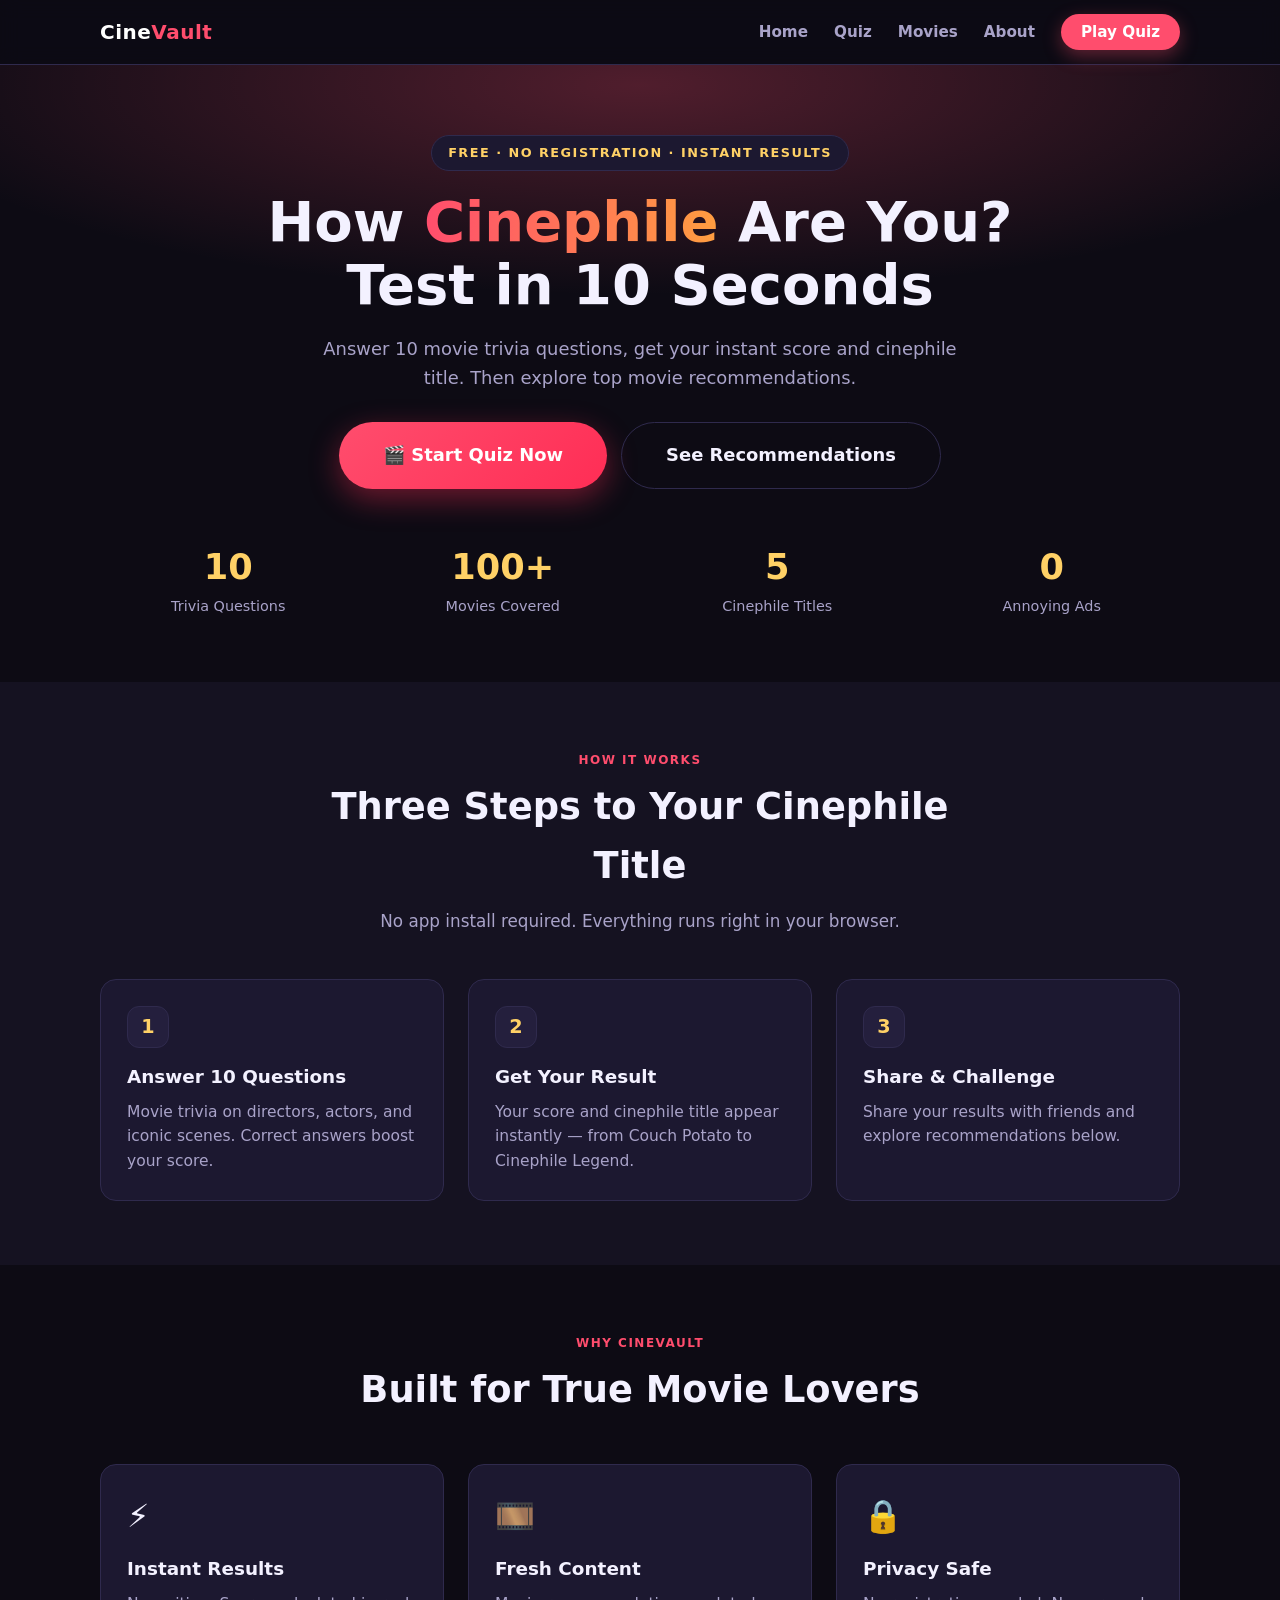
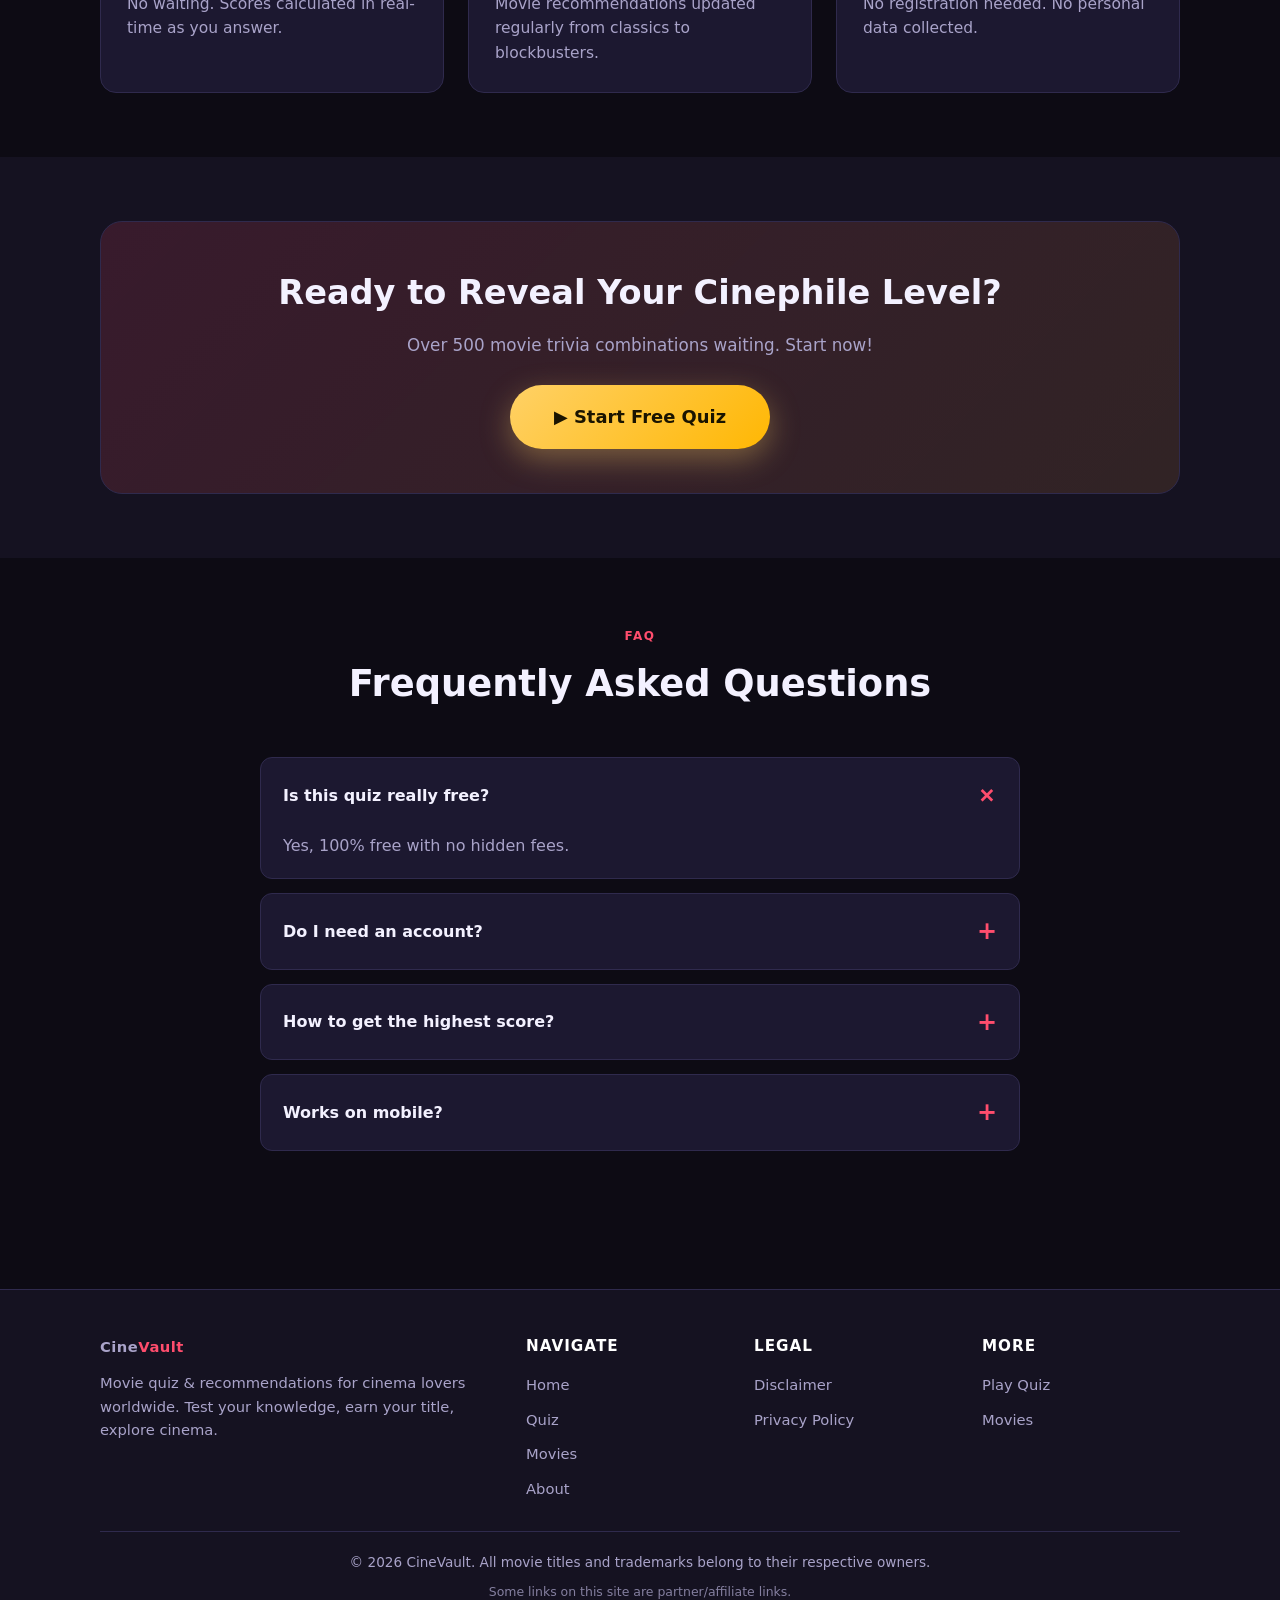
<file: index.html>
<!DOCTYPE html>
<html lang="en">
<head>
  <meta charset="UTF-8">
  <meta name="viewport" content="width=device-width, initial-scale=1">
  <title>CineVault — Movie Quiz & Best Film Recommendations</title>
  <meta name="description" content="Test your movie knowledge with our 10-question quiz and discover the best film recommendations. Free, fast, no registration.">
  <meta name="robots" content="index,follow">
  <link rel="canonical" href="https://benichelsea.github.io/cinevault-cpa/">
  <meta property="og:type" content="website">
  <meta property="og:title" content="CineVault — Movie Quiz & Best Film Recommendations">
  <meta property="og:description" content="Test your movie knowledge and discover your cinephile title instantly.">
  <meta property="og:url" content="https://benichelsea.github.io/cinevault-cpa/">
  <meta name="twitter:card" content="summary_large_image">
  <link rel="stylesheet" href="assets/css/style.css">
</head>
<body>

<nav class="nav">
  <div class="container nav-inner">
    <a href="index.html" class="logo">Cine<span>Vault</span></a>
    <ul class="nav-links" id="navLinks">
      <li><a href="index.html" data-i18n="nav_home">Home</a></li>
      <li><a href="quiz.html" data-i18n="nav_quiz">Quiz</a></li>
      <li><a href="movies.html" data-i18n="nav_movies">Movies</a></li>
      <li><a href="about.html" data-i18n="nav_about">About</a></li>
      <li><a href="quiz.html" class="nav-cta" data-i18n="nav_play">Play Quiz</a></li>
    </ul>
    <button class="burger" id="burger" aria-label="Menu">☰</button>
  </div>
</nav>

<!-- HERO -->
<header class="hero">
  <div class="container">
    <span class="eyebrow" data-i18n="hero_eyebrow">Free · No Registration · Instant Results</span>
    <h1 data-i18n="hero_title">How <em>Cinephile</em> Are You?<br>Test in 10 Seconds</h1>
    <p data-i18n="hero_desc">Answer 10 movie trivia questions, get your instant score and cinephile title.</p>
    <div class="hero-cta">
      <a href="quiz.html" class="btn btn-primary btn-lg btn-pulse" data-i18n="hero_cta_quiz">🎬 Start Quiz Now</a>
      <a href="movies.html" class="btn btn-ghost btn-lg" data-i18n="hero_cta_movies">See Recommendations</a>
    </div>
  </div>
</header>

<!-- STATS -->
<section class="section" style="padding-top:0">
  <div class="container">
    <div class="stats">
      <div class="stat"><div class="n">10</div><div class="l" data-i18n="stat_trivia">Trivia Questions</div></div>
      <div class="stat"><div class="n">100+</div><div class="l" data-i18n="stat_movies">Movies Covered</div></div>
      <div class="stat"><div class="n">5</div><div class="l" data-i18n="stat_titles">Cinephile Titles</div></div>
      <div class="stat"><div class="n">0</div><div class="l" data-i18n="stat_ads">Annoying Ads</div></div>
    </div>
  </div>
</section>

<!-- CARA KERJA -->
<section class="section section-alt">
  <div class="container">
    <div class="section-head">
      <span class="tag">How It Works</span>
      <h2 data-i18n="how_title">Three Steps to Your Cinephile Title</h2>
      <p data-i18n="how_desc">No app install required. Everything runs right in your browser.</p>
    </div>
    <div class="grid grid-3">
      <div class="card"><div class="step-n">1</div><h3 data-i18n="step1_t">Answer 10 Questions</h3><p data-i18n="step1_d">Movie trivia on directors, actors, and iconic scenes.</p></div>
      <div class="card"><div class="step-n">2</div><h3 data-i18n="step2_t">Get Your Result</h3><p data-i18n="step2_d">Score and cinephile title appear instantly.</p></div>
      <div class="card"><div class="step-n">3</div><h3 data-i18n="step3_t">Share & Challenge</h3><p data-i18n="step3_d">Share your results with friends and challenge them.</p></div>
    </div>
  </div>
</section>

<!-- FITUR -->
<section class="section">
  <div class="container">
    <div class="section-head">
      <span class="tag">Why CineVault</span>
      <h2 data-i18n="feat_title">Built for True Movie Lovers</h2>
    </div>
    <div class="grid grid-3">
      <div class="card"><div class="ic">⚡</div><h3 data-i18n="feat1_t">Instant Results</h3><p data-i18n="feat1_d">No waiting. Scores calculated in real-time.</p></div>
      <div class="card"><div class="ic">🎞️</div><h3 data-i18n="feat2_t">Fresh Content</h3><p data-i18n="feat2_d">Movie recommendations updated regularly.</p></div>
      <div class="card"><div class="ic">🔒</div><h3 data-i18n="feat3_t">Privacy Safe</h3><p data-i18n="feat3_d">No registration, no personal data collected.</p></div>
    </div>
  </div>
</section>

<!-- CTA BAND -->
<section class="section section-alt">
  <div class="container">
    <div class="cta-band">
      <h2 data-i18n="cta_band_t">Ready to Reveal Your Cinephile Level?</h2>
      <p data-i18n="cta_band_d">Over 500 movie trivia combinations waiting. Start now!</p>
      <a href="quiz.html" class="btn btn-gold btn-lg btn-pulse" data-i18n="cta_band_btn">▶ Start Free Quiz</a>
    </div>
  </div>
</section>

<!-- FAQ -->
<section class="section">
  <div class="container">
    <div class="section-head">
      <span class="tag">FAQ</span>
      <h2 data-i18n="faq_t">Frequently Asked Questions</h2>
    </div>
    <div class="faq">
      <details class="faq-item" open>
        <summary data-i18n="faq1_q">Is this quiz really free?</summary>
        <div class="a" data-i18n="faq1_a">Yes, 100% free with no hidden fees.</div>
      </details>
      <details class="faq-item">
        <summary data-i18n="faq2_q">Do I need an account?</summary>
        <div class="a" data-i18n="faq2_a">No registration required. Play instantly.</div>
      </details>
      <details class="faq-item">
        <summary>How to get the highest score?</summary>
        <div class="a">Study iconic film facts — directors, lead actors, and classic scenes. The Movies page has great material.</div>
      </details>
      <details class="faq-item">
        <summary>Works on mobile?</summary>
        <div class="a">Yes, fully responsive and optimized for all screen sizes.</div>
      </details>
    </div>
  </div>
</section>

<footer class="footer">
  <div class="container">
    <div class="footer-grid">
      <div>
        <a href="index.html" class="logo">Cine<span>Vault</span></a>
        <p style="color:var(--muted);font-size:.92rem;margin-top:12px">Movie quiz & recommendations for cinema lovers worldwide. Test your knowledge, earn your title, explore cinema.</p>
      </div>
      <div><h4>Navigate</h4><ul>
        <li><a href="index.html" data-i18n="nav_home">Home</a></li>
        <li><a href="quiz.html" data-i18n="nav_quiz">Quiz</a></li>
        <li><a href="movies.html" data-i18n="nav_movies">Movies</a></li>
        <li><a href="about.html" data-i18n="nav_about">About</a></li>
      </ul></div>
      <div><h4>Legal</h4><ul>
        <li><a href="disclaimer.html">Disclaimer</a></li>
        <li><a href="privacy.html">Privacy Policy</a></li>
      </ul></div>
      <div><h4>More</h4><ul>
        <li><a href="quiz.html" data-i18n="nav_play">Play Quiz</a></li>
        <li><a href="movies.html" data-i18n="nav_movies">Movies</a></li>
      </ul></div>
    </div>
    <div class="footer-bottom">
      © 2026 CineVault. All movie titles and trademarks belong to their respective owners.
      <div class="disc" data-i18n="footer_disc">Some links on this site are partner/affiliate links. See our <a href="disclaimer.html">Disclaimer</a>.</div>
    </div>
  </div>
</footer>

<script src="assets/js/config.js"></script>
<script src="assets/js/i18n.js"></script>
<script src="assets/js/offer.js"></script>
<script>
  document.getElementById('burger').addEventListener('click', function() {
    document.getElementById('navLinks').classList.toggle('open');
  });
</script>
</body>
</html>
</file>
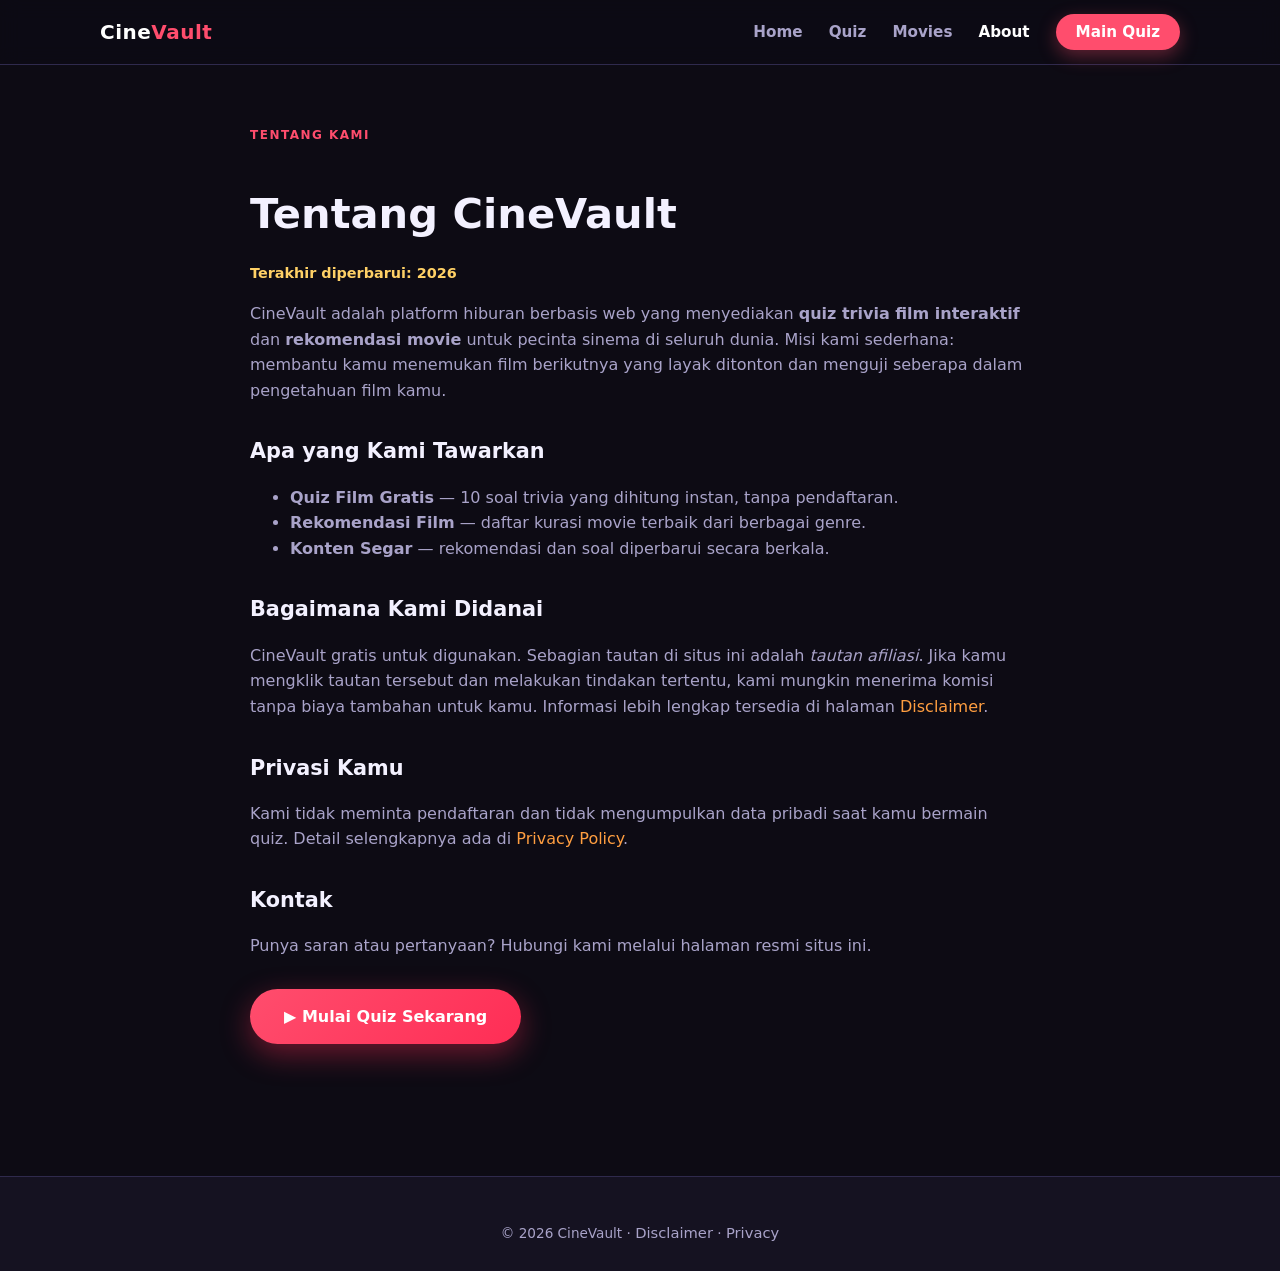
<file: about.html>
<!DOCTYPE html>
<html lang="id">
<head>
  <meta charset="UTF-8">
  <meta name="viewport" content="width=device-width, initial-scale=1">
  <title>About — Tentang CineVault</title>
  <meta name="description" content="Tentang CineVault: platform quiz film dan rekomendasi movie untuk pecinta bioskop di seluruh dunia.">
  <link rel="canonical" href="https://cinevault.example/about.html">
  <link rel="stylesheet" href="assets/css/style.css">
</head>
<body>
<nav class="nav">
  <div class="container nav-inner">
    <a href="index.html" class="logo">Cine<span>Vault</span></a>
    <ul class="nav-links" id="navLinks">
      <li><a href="index.html">Home</a></li>
      <li><a href="quiz.html">Quiz</a></li>
      <li><a href="movies.html">Movies</a></li>
      <li><a href="about.html" class="active">About</a></li>
      <li><a href="quiz.html" class="nav-cta">Main Quiz</a></li>
    </ul>
    <button class="burger" id="burger" aria-label="Menu">☰</button>
  </div>
</nav>

<main class="page">
  <span class="tag">Tentang Kami</span>
  <h1>Tentang CineVault</h1>
  <p class="updated">Terakhir diperbarui: 2026</p>

  <p>CineVault adalah platform hiburan berbasis web yang menyediakan <strong>quiz trivia film interaktif</strong> dan <strong>rekomendasi movie</strong> untuk pecinta sinema di seluruh dunia. Misi kami sederhana: membantu kamu menemukan film berikutnya yang layak ditonton dan menguji seberapa dalam pengetahuan film kamu.</p>

  <h2>Apa yang Kami Tawarkan</h2>
  <ul>
    <li><strong>Quiz Film Gratis</strong> — 10 soal trivia yang dihitung instan, tanpa pendaftaran.</li>
    <li><strong>Rekomendasi Film</strong> — daftar kurasi movie terbaik dari berbagai genre.</li>
    <li><strong>Konten Segar</strong> — rekomendasi dan soal diperbarui secara berkala.</li>
  </ul>

  <h2>Bagaimana Kami Didanai</h2>
  <p>CineVault gratis untuk digunakan. Sebagian tautan di situs ini adalah <em>tautan afiliasi</em>. Jika kamu mengklik tautan tersebut dan melakukan tindakan tertentu, kami mungkin menerima komisi tanpa biaya tambahan untuk kamu. Informasi lebih lengkap tersedia di halaman <a href="disclaimer.html">Disclaimer</a>.</p>

  <h2>Privasi Kamu</h2>
  <p>Kami tidak meminta pendaftaran dan tidak mengumpulkan data pribadi saat kamu bermain quiz. Detail selengkapnya ada di <a href="privacy.html">Privacy Policy</a>.</p>

  <h2>Kontak</h2>
  <p>Punya saran atau pertanyaan? Hubungi kami melalui halaman resmi situs ini.</p>

  <p style="margin-top:30px"><a href="quiz.html" class="btn btn-primary btn-pulse">▶ Mulai Quiz Sekarang</a></p>
</main>

<footer class="footer">
  <div class="container">
    <div class="footer-bottom" style="border:0;padding-top:0">
      © 2026 CineVault · <a href="disclaimer.html">Disclaimer</a> · <a href="privacy.html">Privacy</a>
    </div>
  </div>
</footer>
<script>
  document.getElementById('burger').addEventListener('click',function(){
    document.getElementById('navLinks').classList.toggle('open');
  });
</script>
<style>.active{color:#fff!important}</style>
</body>
</html>
</file>
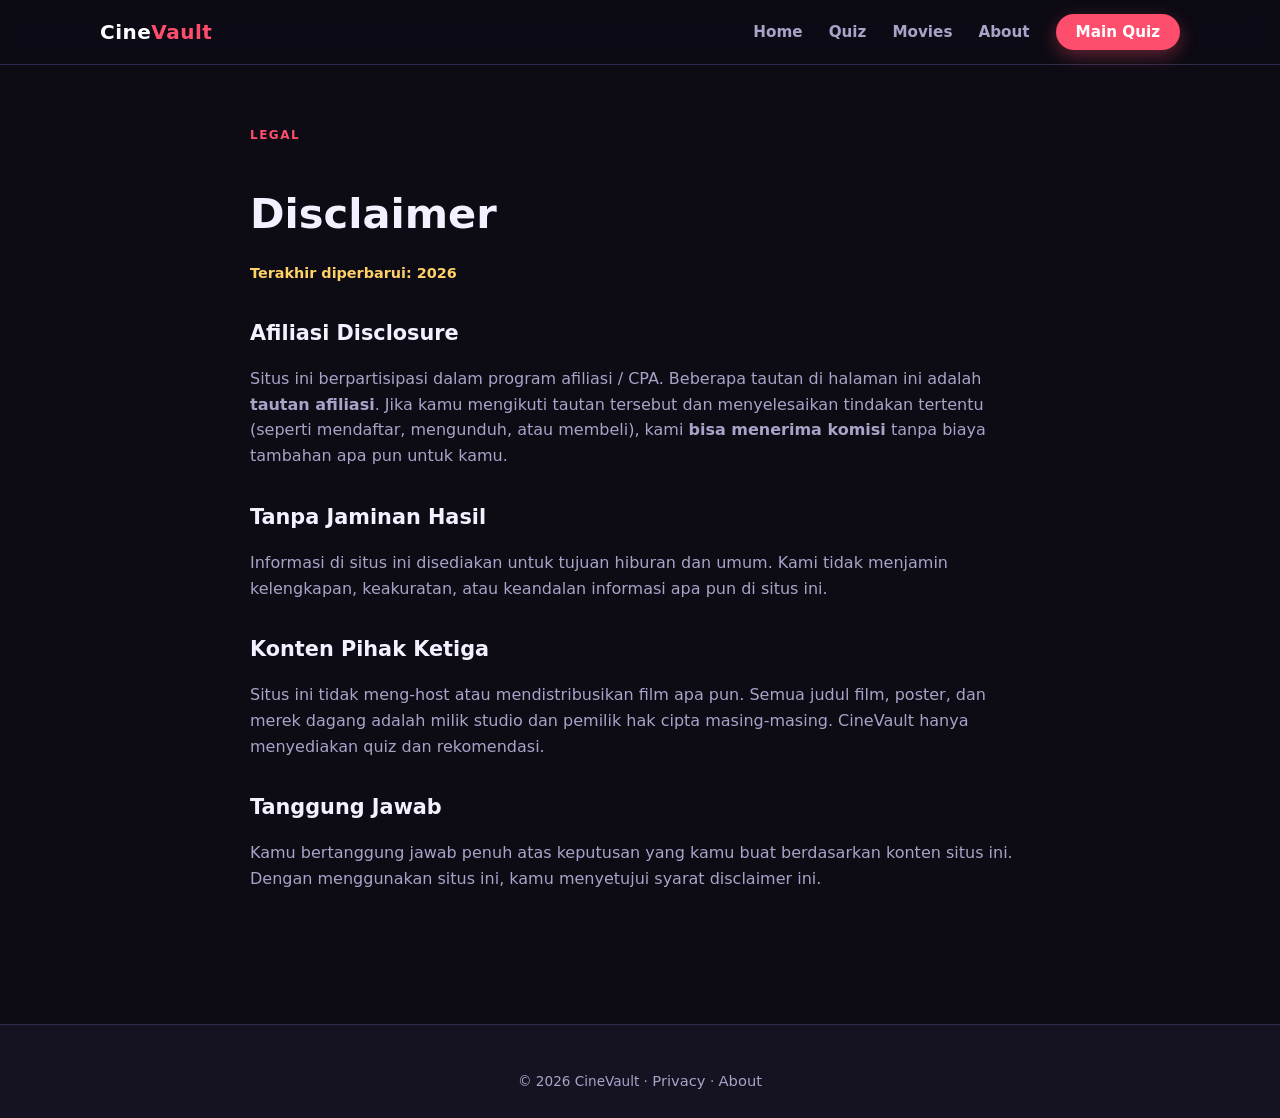
<file: disclaimer.html>
<!DOCTYPE html>
<html lang="id">
<head>
  <meta charset="UTF-8">
  <meta name="viewport" content="width=device-width, initial-scale=1">
  <title>Disclaimer & Disclosure — CineVault</title>
  <meta name="description" content="Disclaimer dan afiliasi disclosure untuk situs CineVault.">
  <link rel="canonical" href="https://cinevault.example/disclaimer.html">
  <link rel="stylesheet" href="assets/css/style.css">
</head>
<body>
<nav class="nav">
  <div class="container nav-inner">
    <a href="index.html" class="logo">Cine<span>Vault</span></a>
    <ul class="nav-links" id="navLinks">
      <li><a href="index.html">Home</a></li>
      <li><a href="quiz.html">Quiz</a></li>
      <li><a href="movies.html">Movies</a></li>
      <li><a href="about.html">About</a></li>
      <li><a href="quiz.html" class="nav-cta">Main Quiz</a></li>
    </ul>
    <button class="burger" id="burger" aria-label="Menu">☰</button>
  </div>
</nav>

<main class="page">
  <span class="tag">Legal</span>
  <h1>Disclaimer</h1>
  <p class="updated">Terakhir diperbarui: 2026</p>

  <h2>Afiliasi Disclosure</h2>
  <p>Situs ini berpartisipasi dalam program afiliasi / CPA. Beberapa tautan di halaman ini adalah <strong>tautan afiliasi</strong>. Jika kamu mengikuti tautan tersebut dan menyelesaikan tindakan tertentu (seperti mendaftar, mengunduh, atau membeli), kami <strong>bisa menerima komisi</strong> tanpa biaya tambahan apa pun untuk kamu.</p>

  <h2>Tanpa Jaminan Hasil</h2>
  <p>Informasi di situs ini disediakan untuk tujuan hiburan dan umum. Kami tidak menjamin kelengkapan, keakuratan, atau keandalan informasi apa pun di situs ini.</p>

  <h2>Konten Pihak Ketiga</h2>
  <p>Situs ini tidak meng-host atau mendistribusikan film apa pun. Semua judul film, poster, dan merek dagang adalah milik studio dan pemilik hak cipta masing-masing. CineVault hanya menyediakan quiz dan rekomendasi.</p>

  <h2>Tanggung Jawab</h2>
  <p>Kamu bertanggung jawab penuh atas keputusan yang kamu buat berdasarkan konten situs ini. Dengan menggunakan situs ini, kamu menyetujui syarat disclaimer ini.</p>
</main>

<footer class="footer">
  <div class="container">
    <div class="footer-bottom" style="border:0;padding-top:0">
      © 2026 CineVault · <a href="privacy.html">Privacy</a> · <a href="about.html">About</a>
    </div>
  </div>
</footer>
<script>
  document.getElementById('burger').addEventListener('click',function(){
    document.getElementById('navLinks').classList.toggle('open');
  });
</script>
</body>
</html>
</file>
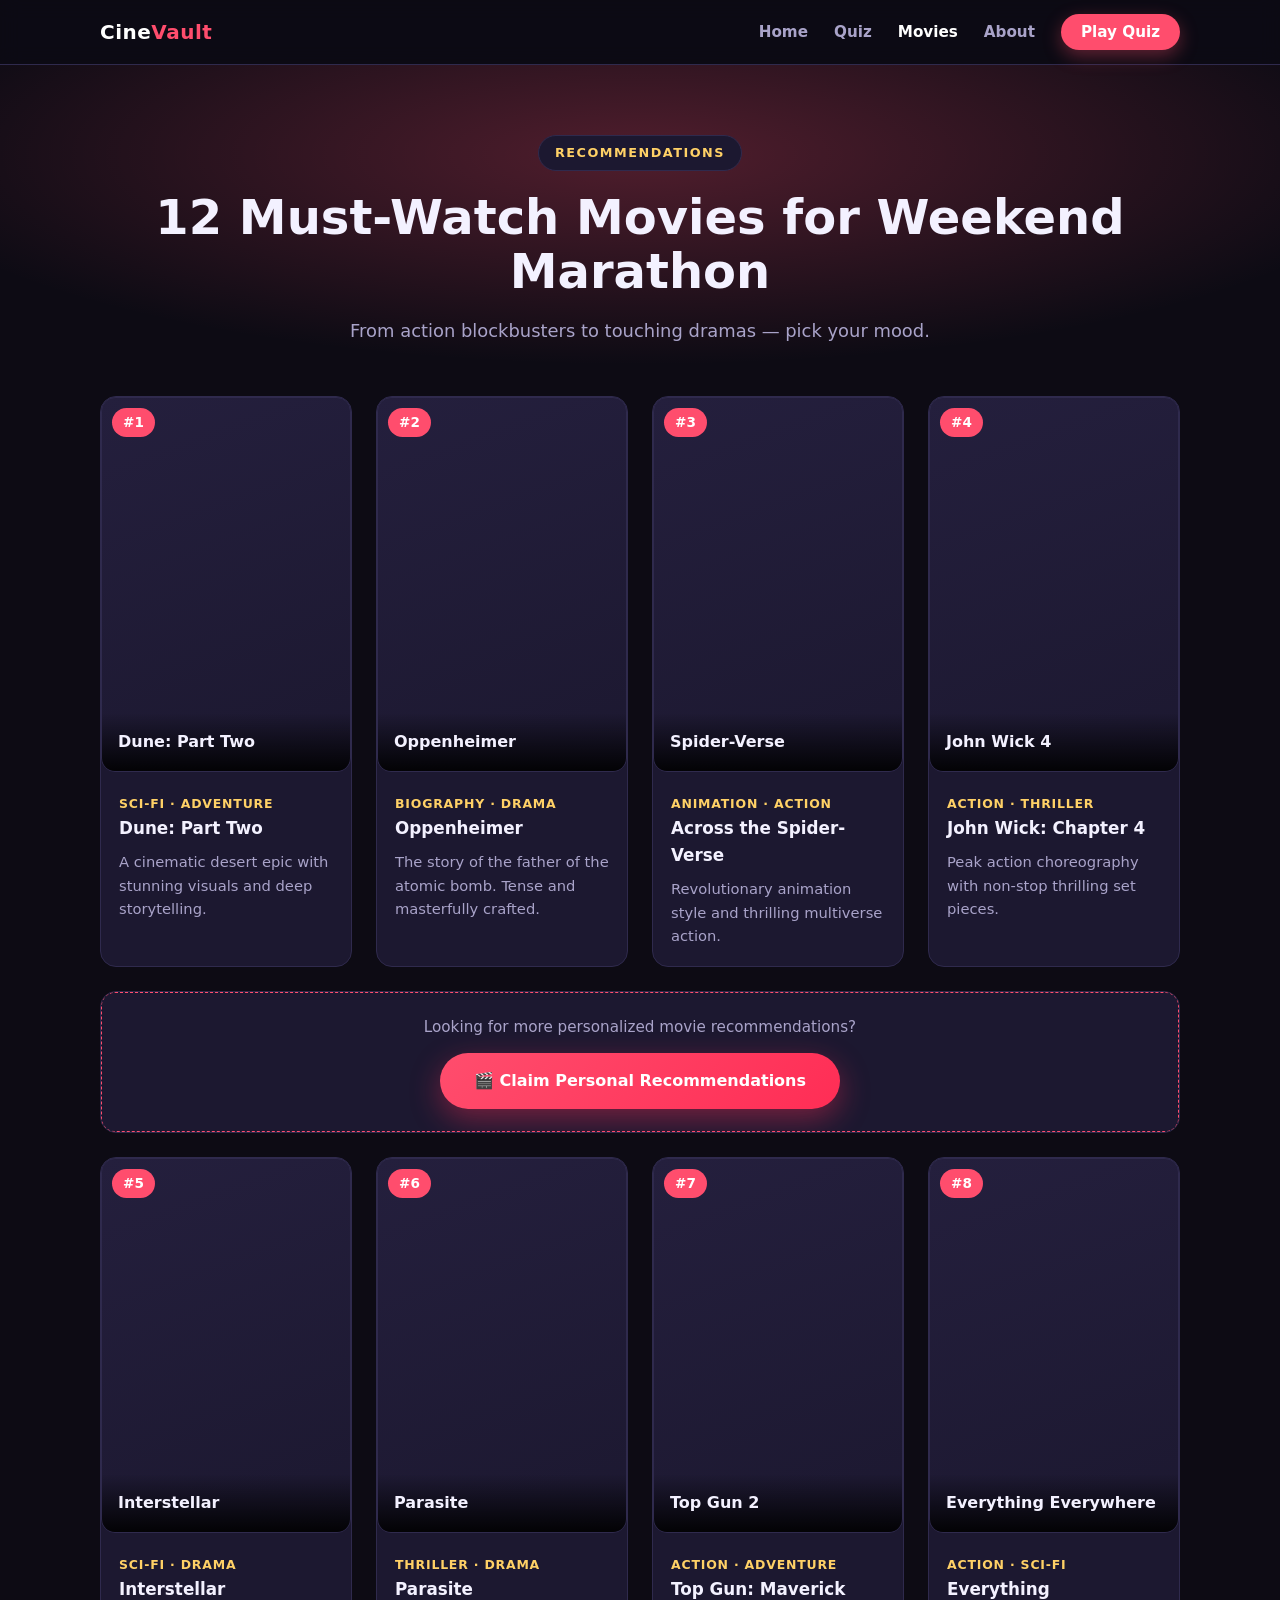
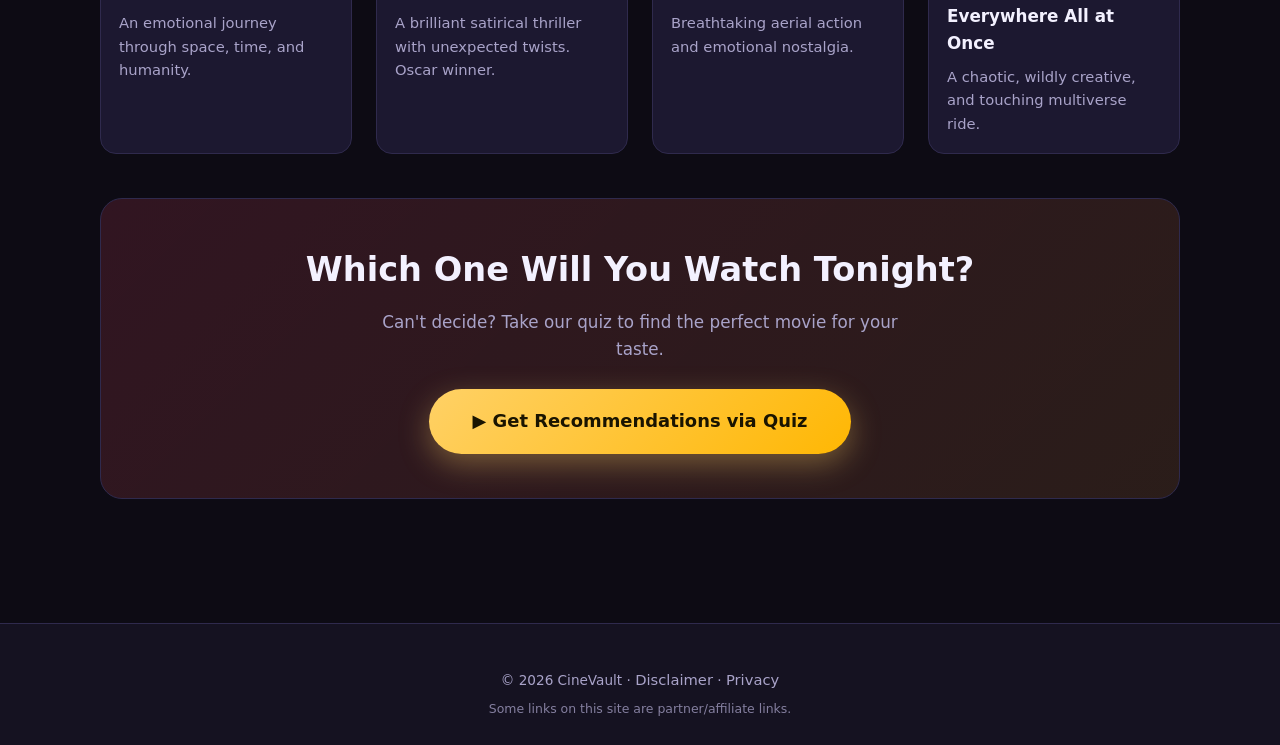
<file: movies.html>
<!DOCTYPE html>
<html lang="en">
<head>
  <meta charset="UTF-8">
  <meta name="viewport" content="width=device-width, initial-scale=1">
  <title>Top Recommended Movies 2026 — Must-Watch Films | CineVault</title>
  <meta name="description" content="Discover top movie recommendations for your weekend marathon. Powered by TMDB API.">
  <meta name="robots" content="index,follow">
  <link rel="canonical" href="https://benichelsea.github.io/cinevault-cpa/movies.html">
  <link rel="stylesheet" href="assets/css/style.css">
</head>
<body>

<nav class="nav">
  <div class="container nav-inner">
    <a href="index.html" class="logo">Cine<span>Vault</span></a>
    <ul class="nav-links" id="navLinks">
      <li><a href="index.html" data-i18n="nav_home">Home</a></li>
      <li><a href="quiz.html" data-i18n="nav_quiz">Quiz</a></li>
      <li><a href="movies.html" class="active" data-i18n="nav_movies">Movies</a></li>
      <li><a href="about.html" data-i18n="nav_about">About</a></li>
      <li><a href="quiz.html" class="nav-cta" data-i18n="nav_play">Play Quiz</a></li>
    </ul>
    <button class="burger" id="burger" aria-label="Menu">☰</button>
  </div>
</nav>

<header class="hero" style="padding-bottom:20px">
  <div class="container">
    <span class="eyebrow">Recommendations</span>
    <h1 style="font-size:clamp(1.8rem,4.5vw,3rem)" data-i18n="movies_title">12 Must-Watch Movies for Weekend Marathon</h1>
    <p style="margin-bottom:0" data-i18n="movies_desc">From action blockbusters to touching dramas — pick your mood.</p>
  </div>
</header>

<main class="section" style="padding-top:30px">
  <div class="container">
    <!-- CONTAINER FILM TMDB (Dinamis) -->
    <div id="tmdbContainer" class="grid grid-4" style="display: none;"></div>

    <!-- FALLBACK STATIS -->
    <div id="fallbackMovies" class="grid grid-4">
      <div class="movie-card"><div class="poster"><span class="rank">#1</span><div class="meta">Dune: Part Two</div></div>
        <div class="body"><span class="genre">Sci-Fi · Adventure</span><h3>Dune: Part Two</h3><p>A cinematic desert epic with stunning visuals and deep storytelling.</p></div></div>

      <div class="movie-card"><div class="poster"><span class="rank">#2</span><div class="meta">Oppenheimer</div></div>
        <div class="body"><span class="genre">Biography · Drama</span><h3>Oppenheimer</h3><p>The story of the father of the atomic bomb. Tense and masterfully crafted.</p></div></div>

      <div class="movie-card"><div class="poster"><span class="rank">#3</span><div class="meta">Spider-Verse</div></div>
        <div class="body"><span class="genre">Animation · Action</span><h3>Across the Spider-Verse</h3><p>Revolutionary animation style and thrilling multiverse action.</p></div></div>

      <div class="movie-card"><div class="poster"><span class="rank">#4</span><div class="meta">John Wick 4</div></div>
        <div class="body"><span class="genre">Action · Thriller</span><h3>John Wick: Chapter 4</h3><p>Peak action choreography with non-stop thrilling set pieces.</p></div></div>

      <!-- INLINE CTA -->
      <div class="movie-card" style="grid-column:1/-1">
        <div class="inline-cta" style="margin:0">
          <p>Looking for more personalized movie recommendations?</p>
          <a href="#" data-offer class="btn btn-primary">🎬 Claim Personal Recommendations</a>
        </div>
      </div>

      <div class="movie-card"><div class="poster"><span class="rank">#5</span><div class="meta">Interstellar</div></div>
        <div class="body"><span class="genre">Sci-Fi · Drama</span><h3>Interstellar</h3><p>An emotional journey through space, time, and humanity.</p></div></div>

      <div class="movie-card"><div class="poster"><span class="rank">#6</span><div class="meta">Parasite</div></div>
        <div class="body"><span class="genre">Thriller · Drama</span><h3>Parasite</h3><p>A brilliant satirical thriller with unexpected twists. Oscar winner.</p></div></div>

      <div class="movie-card"><div class="poster"><span class="rank">#7</span><div class="meta">Top Gun 2</div></div>
        <div class="body"><span class="genre">Action · Adventure</span><h3>Top Gun: Maverick</h3><p>Breathtaking aerial action and emotional nostalgia.</p></div></div>

      <div class="movie-card"><div class="poster"><span class="rank">#8</span><div class="meta">Everything Everywhere</div></div>
        <div class="body"><span class="genre">Action · Sci-Fi</span><h3>Everything Everywhere All at Once</h3><p>A chaotic, wildly creative, and touching multiverse ride.</p></div></div>
    </div>

    <!-- CTA BAND -->
    <div class="cta-band" style="margin-top:44px">
      <h2>Which One Will You Watch Tonight?</h2>
      <p>Can't decide? Take our quiz to find the perfect movie for your taste.</p>
      <a href="quiz.html" class="btn btn-gold btn-lg btn-pulse">▶ Get Recommendations via Quiz</a>
    </div>
  </div>
</main>

<footer class="footer">
  <div class="container">
    <div class="footer-bottom" style="border:0;padding-top:0">
      © 2026 CineVault · <a href="disclaimer.html">Disclaimer</a> · <a href="privacy.html">Privacy</a>
      <div class="disc" data-i18n="footer_disc">Some links on this site are partner/affiliate links.</div>
    </div>
  </div>
</footer>

<script src="assets/js/config.js"></script>
<script src="assets/js/i18n.js"></script>
<script src="assets/js/offer.js"></script>
<script src="assets/js/tmdb.js"></script>
<script>
  document.getElementById('burger').addEventListener('click', function() {
    document.getElementById('navLinks').classList.toggle('open');
  });
</script>
<style>.active{color:#fff!important}</style>
</body>
</html>
</file>
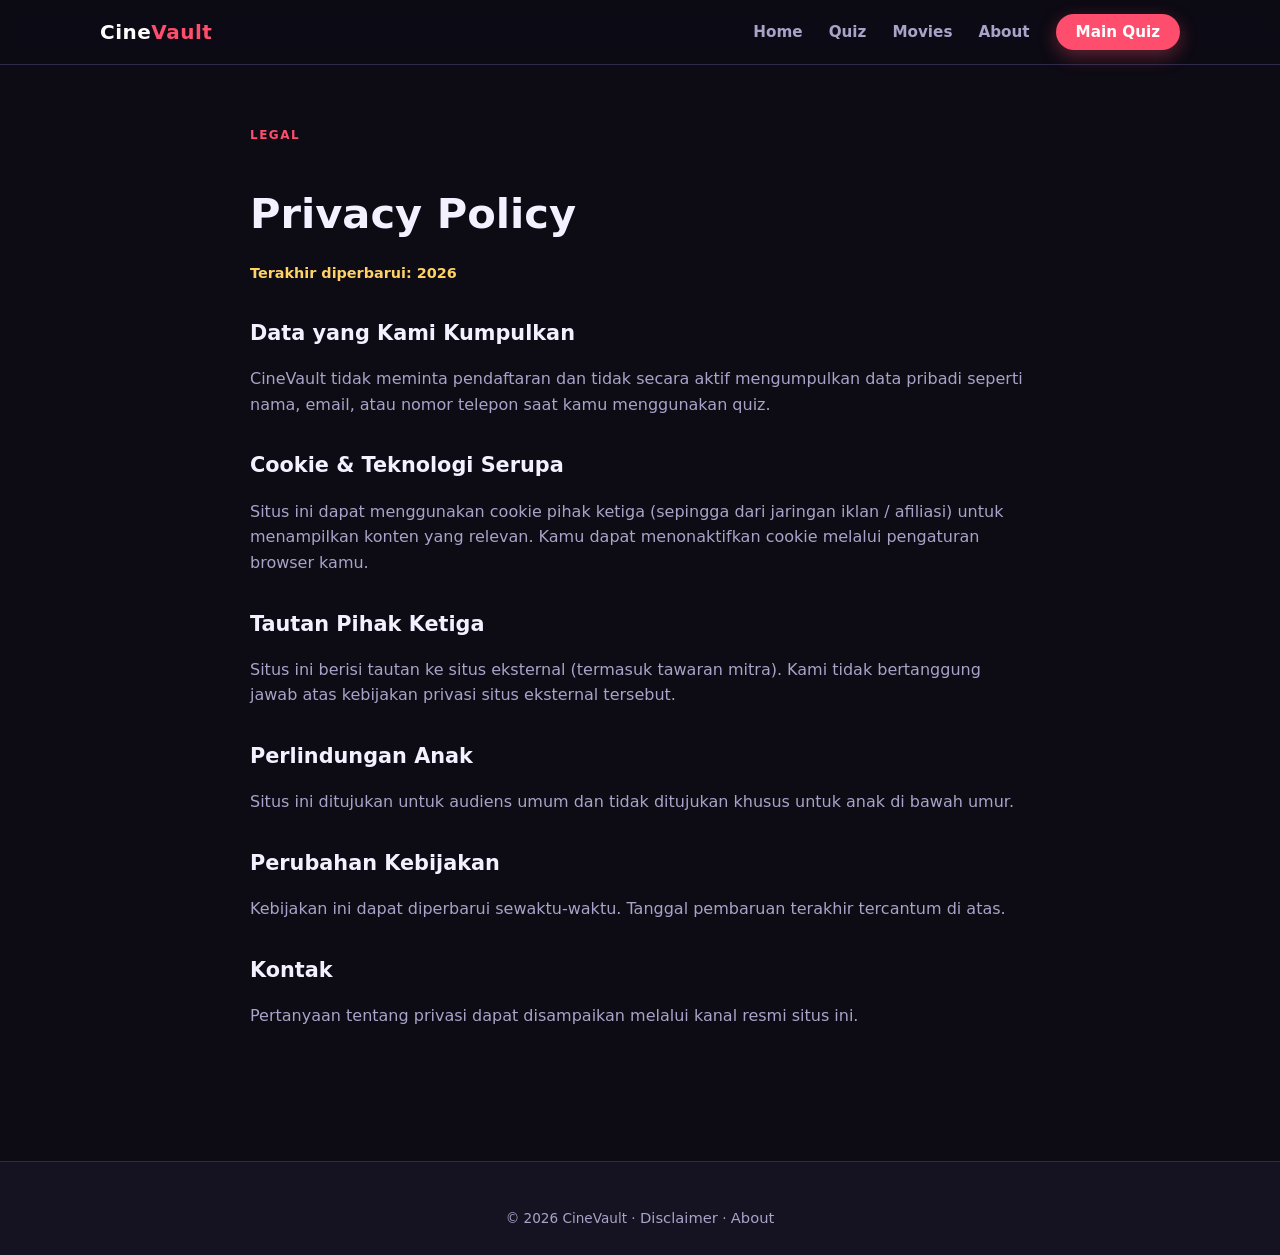
<file: privacy.html>
<!DOCTYPE html>
<html lang="id">
<head>
  <meta charset="UTF-8">
  <meta name="viewport" content="width=device-width, initial-scale=1">
  <title>Privacy Policy — CineVault</title>
  <meta name="description" content="Kebijakan privasi situs CineVault.">
  <link rel="canonical" href="https://cinevault.example/privacy.html">
  <link rel="stylesheet" href="assets/css/style.css">
</head>
<body>
<nav class="nav">
  <div class="container nav-inner">
    <a href="index.html" class="logo">Cine<span>Vault</span></a>
    <ul class="nav-links" id="navLinks">
      <li><a href="index.html">Home</a></li>
      <li><a href="quiz.html">Quiz</a></li>
      <li><a href="movies.html">Movies</a></li>
      <li><a href="about.html">About</a></li>
      <li><a href="quiz.html" class="nav-cta">Main Quiz</a></li>
    </ul>
    <button class="burger" id="burger" aria-label="Menu">☰</button>
  </div>
</nav>

<main class="page">
  <span class="tag">Legal</span>
  <h1>Privacy Policy</h1>
  <p class="updated">Terakhir diperbarui: 2026</p>

  <h2>Data yang Kami Kumpulkan</h2>
  <p>CineVault tidak meminta pendaftaran dan tidak secara aktif mengumpulkan data pribadi seperti nama, email, atau nomor telepon saat kamu menggunakan quiz.</p>

  <h2>Cookie & Teknologi Serupa</h2>
  <p>Situs ini dapat menggunakan cookie pihak ketiga (sepingga dari jaringan iklan / afiliasi) untuk menampilkan konten yang relevan. Kamu dapat menonaktifkan cookie melalui pengaturan browser kamu.</p>

  <h2>Tautan Pihak Ketiga</h2>
  <p>Situs ini berisi tautan ke situs eksternal (termasuk tawaran mitra). Kami tidak bertanggung jawab atas kebijakan privasi situs eksternal tersebut.</p>

  <h2>Perlindungan Anak</h2>
  <p>Situs ini ditujukan untuk audiens umum dan tidak ditujukan khusus untuk anak di bawah umur.</p>

  <h2>Perubahan Kebijakan</h2>
  <p>Kebijakan ini dapat diperbarui sewaktu-waktu. Tanggal pembaruan terakhir tercantum di atas.</p>

  <h2>Kontak</h2>
  <p>Pertanyaan tentang privasi dapat disampaikan melalui kanal resmi situs ini.</p>
</main>

<footer class="footer">
  <div class="container">
    <div class="footer-bottom" style="border:0;padding-top:0">
      © 2026 CineVault · <a href="disclaimer.html">Disclaimer</a> · <a href="about.html">About</a>
    </div>
  </div>
</footer>
<script>
  document.getElementById('burger').addEventListener('click',function(){
    document.getElementById('navLinks').classList.toggle('open');
  });
</script>
</body>
</html>
</file>
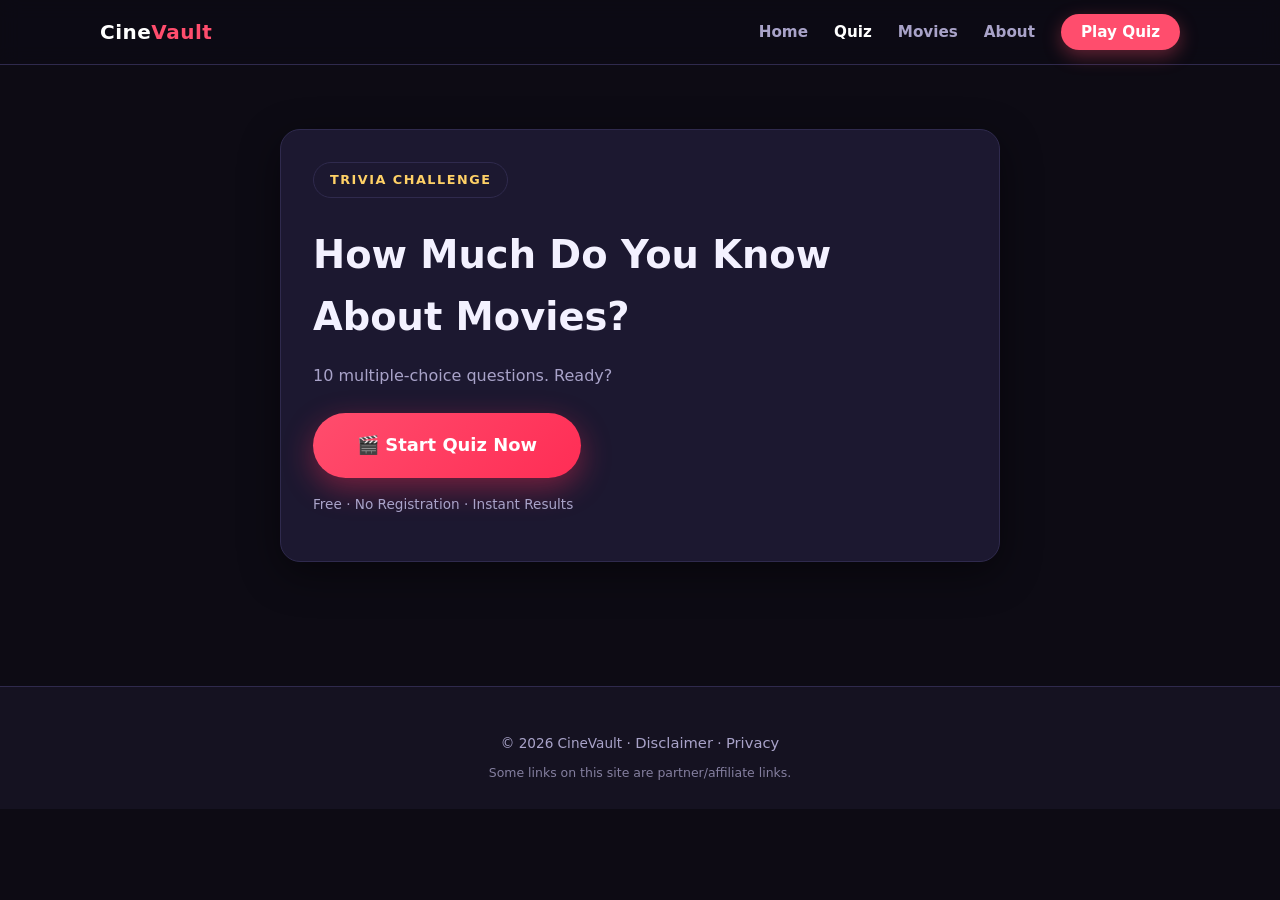
<file: quiz.html>
<!DOCTYPE html>
<html lang="en">
<head>
  <meta charset="UTF-8">
  <meta name="viewport" content="width=device-width, initial-scale=1">
  <title>Movie Quiz — Test Your Cinephile Knowledge | CineVault</title>
  <meta name="description" content="Play our 10-question movie trivia quiz for free and earn your cinephile title instantly.">
  <meta name="robots" content="index,follow">
  <link rel="canonical" href="https://benichelsea.github.io/cinevault-cpa/quiz.html">
  <link rel="stylesheet" href="assets/css/style.css">
</head>
<body>

<nav class="nav">
  <div class="container nav-inner">
    <a href="index.html" class="logo">Cine<span>Vault</span></a>
    <ul class="nav-links" id="navLinks">
      <li><a href="index.html" data-i18n="nav_home">Home</a></li>
      <li><a href="quiz.html" class="active" data-i18n="nav_quiz">Quiz</a></li>
      <li><a href="movies.html" data-i18n="nav_movies">Movies</a></li>
      <li><a href="about.html" data-i18n="nav_about">About</a></li>
      <li><a href="quiz.html" class="nav-cta" data-i18n="nav_play">Play Quiz</a></li>
    </ul>
    <button class="burger" id="burger" aria-label="Menu">☰</button>
  </div>
</nav>

<main class="section">
  <div class="container">
    <div class="quiz-wrap">
      
      <!-- START SCREEN -->
      <div id="startScreen" class="quiz-card">
        <span class="eyebrow">Trivia Challenge</span>
        <h1 style="font-size:clamp(1.6rem,4vw,2.4rem);margin:6px 0 12px" data-i18n="quiz_title">How Much Do You Know About Movies?</h1>
        <p style="color:var(--muted);margin-bottom:24px" data-i18n="quiz_desc">10 multiple-choice questions. Ready?</p>
        <a href="#" id="startBtn" class="btn btn-primary btn-lg btn-pulse" data-i18n="hero_cta_quiz">▶ Start Quiz Now</a>
        <p style="color:var(--muted);font-size:.85rem;margin-top:16px" data-i18n="hero_eyebrow">Free · No registration · Instant results</p>
      </div>

      <!-- QUIZ SCREEN -->
      <div id="quizScreen" class="quiz-card hidden">
        <div class="progress"><div id="bar" class="bar"></div></div>
        <div id="qCount" class="q-count">Question 1 / 10</div>
        <div id="qText" class="q-text">Loading...</div>
        <div id="opts" class="opts"></div>
      </div>

      <!-- RESULT SCREEN + CPA GATE -->
      <div id="resultScreen" class="quiz-card quiz-result hidden">
        <span class="eyebrow">Your Result</span>
        <div class="score" id="finalScore">0/10</div>
        <h2 style="margin:8px 0 4px">Rank: <span id="finalRank">—</span></h2>
        <p style="color:var(--muted)">Great job! Share your result and challenge your friends.</p>

        <div class="share">
          <button onclick="shareResult()">📤 Share Result</button>
          <button onclick="restartQuiz()">🔁 Play Again</button>
        </div>

        <!-- CPA GATE -->
        <div class="gate">
          <h3 data-i18n="unlock_t">🔓 Unlock Your Full Cinephile Report</h3>
          <p data-i18n="unlock_d">See your detailed genre breakdown and personalized movie picks.</p>
          <a href="#" id="unlockBtn" data-offer class="btn btn-gold btn-lg btn-pulse" data-i18n="unlock_btn">Unlock My Result</a>
          <p style="font-size:.78rem;margin-top:12px;opacity:.8">Clicking will redirect you to our partner's offer.</p>
        </div>
      </div>

    </div>
  </div>
</main>

<footer class="footer">
  <div class="container">
    <div class="footer-bottom" style="border:0;padding-top:0">
      © 2026 CineVault · <a href="disclaimer.html">Disclaimer</a> · <a href="privacy.html">Privacy</a>
      <div class="disc" data-i18n="footer_disc">Some links on this site are partner/affiliate links.</div>
    </div>
  </div>
</footer>

<div id="toast" class="toast">Link copied!</div>

<script src="assets/js/config.js"></script>
<script src="assets/js/i18n.js"></script>
<script src="assets/js/offer.js"></script>
<script src="assets/js/quiz.js"></script>
<script>
  document.getElementById('burger').addEventListener('click', function() {
    document.getElementById('navLinks').classList.toggle('open');
  });
  function restartQuiz(){
    document.getElementById('resultScreen').classList.add('hidden');
    document.getElementById('startScreen').classList.remove('hidden');
    window.scrollTo({top:0,behavior:'smooth'});
  }
  function shareResult(){
    const s=document.getElementById('finalScore').textContent;
    const r=document.getElementById('finalRank').textContent;
    const text='I scored '+s+' ('+r+') on the CineVault Movie Quiz! Can you beat me?';
    if(navigator.share){navigator.share({title:'Movie Quiz Result',text:text,url:location.href}).catch(()=>{});}
    else{
      navigator.clipboard.writeText(text+' '+location.href).then(()=>{
        const t=document.getElementById('toast');t.classList.add('show');
        setTimeout(()=>t.classList.remove('show'),2000);
      });
    }
  }
</script>
<style>.hidden{display:none!important}.active{color:#fff!important}</style>
</body>
</html>
</file>
<file: assets/css/style.css>
/* ============================================================
   CineVault — tema sinema gelap, ringan, mobile-first
   ============================================================ */
:root{
  --bg:#0d0b14;
  --bg-2:#151221;
  --card:#1c1830;
  --card-2:#241f3d;
  --line:#2f2a4d;
  --text:#f3f1ff;
  --muted:#a9a3c9;
  --brand:#ff4d6d;
  --brand-2:#ff9e40;
  --gold:#ffd166;
  --ok:#3ddc97;
  --radius:16px;
  --shadow:0 12px 40px rgba(0,0,0,.45);
  --max:1120px;
}
*{box-sizing:border-box}
html{scroll-behavior:smooth}
body{
  margin:0;background:var(--bg);color:var(--text);
  font-family:system-ui,-apple-system,"Segoe UI",Roboto,Helvetica,Arial,sans-serif;
  line-height:1.6;-webkit-font-smoothing:antialiased;
}
img{max-width:100%;display:block}
a{color:var(--brand-2);text-decoration:none}
a:hover{text-decoration:underline}
.container{width:100%;max-width:var(--max);margin:0 auto;padding:0 20px}

/* ---------- NAV ---------- */
.nav{position:sticky;top:0;z-index:50;background:rgba(13,11,20,.85);
  backdrop-filter:blur(10px);border-bottom:1px solid var(--line)}
.nav-inner{display:flex;align-items:center;justify-content:space-between;
  height:64px}
.logo{font-weight:800;font-size:1.25rem;letter-spacing:.5px;color:#fff}
.logo span{color:var(--brand)}
.nav-links{display:flex;gap:26px;list-style:none;margin:0;padding:0}
.nav-links a{color:var(--muted);font-weight:600;font-size:.95rem}
.nav-links a:hover{color:#fff;text-decoration:none}
.nav-cta{background:var(--brand);color:#fff!important;padding:9px 20px;
  border-radius:999px;font-weight:700;box-shadow:0 6px 18px rgba(255,77,109,.35)}
.nav-cta:hover{filter:brightness(1.08);text-decoration:none}
.burger{display:none;background:none;border:0;color:#fff;font-size:1.6rem;cursor:pointer}

/* ---------- HERO ---------- */
.hero{padding:70px 0 50px;text-align:center;position:relative;overflow:hidden}
.hero::before{content:"";position:absolute;inset:-40% -10% auto;
  height:420px;background:radial-gradient(closest-side,rgba(255,77,109,.28),transparent);
  z-index:-1}
.eyebrow{display:inline-block;background:var(--card);border:1px solid var(--line);
  color:var(--gold);font-size:.8rem;font-weight:700;letter-spacing:1.5px;
  text-transform:uppercase;padding:7px 16px;border-radius:999px;margin-bottom:20px}
.hero h1{font-size:clamp(2.1rem,5vw,3.5rem);line-height:1.12;margin:0 0 18px;
  font-weight:900}
.hero h1 em{font-style:normal;background:linear-gradient(90deg,var(--brand),var(--brand-2));
  -webkit-background-clip:text;background-clip:text;-webkit-text-fill-color:transparent}
.hero p{color:var(--muted);font-size:1.12rem;max-width:640px;margin:0 auto 30px}
.hero-cta{display:flex;gap:14px;justify-content:center;flex-wrap:wrap}

/* ---------- TOMBOL ---------- */
.btn{display:inline-flex;align-items:center;gap:9px;border:0;cursor:pointer;
  font-weight:800;font-size:1rem;padding:15px 34px;border-radius:999px;
  transition:transform .15s ease,filter .15s ease;text-decoration:none}
.btn:hover{transform:translateY(-2px);text-decoration:none}
.btn-primary{color:#fff;background:linear-gradient(135deg,var(--brand),#ff2d55);
  box-shadow:0 10px 30px rgba(255,45,85,.4)}
.btn-primary:hover{filter:brightness(1.1)}
.btn-ghost{color:var(--text);background:transparent;border:1.5px solid var(--line)}
.btn-ghost:hover{border-color:var(--brand-2)}
.btn-gold{color:#1a1400;background:linear-gradient(135deg,var(--gold),#ffb703);
  box-shadow:0 10px 30px rgba(255,209,102,.35)}
.btn-lg{font-size:1.12rem;padding:18px 44px}
.btn-pulse{animation:pulse 1.8s infinite}
@keyframes pulse{
  0%,100%{box-shadow:0 10px 30px rgba(255,45,85,.4)}
  50%{box-shadow:0 10px 46px rgba(255,45,85,.75)}
}
@media (prefers-reduced-motion:reduce){.btn-pulse{animation:none}}

/* ---------- SECTIONS ---------- */
.section{padding:64px 0}
.section-alt{background:var(--bg-2)}
.section-head{text-align:center;max-width:680px;margin:0 auto 44px}
.section-head h2{font-size:clamp(1.6rem,3.5vw,2.3rem);margin:0 0 12px;font-weight:900}
.section-head p{color:var(--muted);margin:0;font-size:1.05rem}
.tag{display:inline-block;font-size:.75rem;font-weight:800;letter-spacing:1.5px;
  text-transform:uppercase;color:var(--brand);margin-bottom:8px}

/* ---------- GRID KARTU ---------- */
.grid{display:grid;gap:24px}
.grid-3{grid-template-columns:repeat(3,1fr)}
.grid-4{grid-template-columns:repeat(4,1fr)}
.card{background:var(--card);border:1px solid var(--line);border-radius:var(--radius);
  padding:26px;transition:transform .18s ease,border-color .18s ease}
.card:hover{transform:translateY(-6px);border-color:var(--brand)}
.card .ic{font-size:2rem;margin-bottom:12px}
.card h3{margin:0 0 8px;font-size:1.15rem}
.card p{margin:0;color:var(--muted);font-size:.97rem}
.step-n{display:inline-flex;align-items:center;justify-content:center;width:42px;
  height:42px;border-radius:12px;background:var(--card-2);color:var(--gold);
  font-weight:900;font-size:1.2rem;margin-bottom:14px;border:1px solid var(--line)}

/* ---------- FILM CARD ---------- */
.poster{aspect-ratio:2/3;border-radius:14px;background:linear-gradient(160deg,var(--card-2),var(--card));
  display:flex;align-items:flex-end;padding:16px;position:relative;overflow:hidden;
  border:1px solid var(--line)}
.poster .rank{position:absolute;top:10px;left:10px;background:var(--brand);color:#fff;
  font-weight:900;font-size:.85rem;padding:4px 11px;border-radius:999px}
.poster .meta{position:absolute;bottom:0;left:0;right:0;padding:16px;
  background:linear-gradient(transparent,rgba(0,0,0,.9));font-weight:800}
.movie-card{background:var(--card);border:1px solid var(--line);border-radius:var(--radius);
  overflow:hidden;transition:transform .18s}
.movie-card:hover{transform:translateY(-5px)}
.movie-card .body{padding:18px}
.movie-card h3{margin:0 0 6px;font-size:1.05rem}
.movie-card .genre{font-size:.78rem;color:var(--gold);font-weight:700;
  text-transform:uppercase;letter-spacing:.8px}
.movie-card p{margin:8px 0 0;color:var(--muted);font-size:.92rem}

/* ---------- CTA BAND ---------- */
.cta-band{background:linear-gradient(135deg,rgba(255,77,109,.15),rgba(255,158,64,.12));
  border:1px solid var(--line);border-radius:22px;padding:44px;text-align:center}
.cta-band h2{margin:0 0 12px;font-size:clamp(1.5rem,3vw,2.1rem);font-weight:900}
.cta-band p{color:var(--muted);max-width:560px;margin:0 auto 26px;font-size:1.05rem}

/* ---------- IN-ARTICLE CTA ---------- */
.inline-cta{background:var(--card);border:1px dashed var(--brand);border-radius:14px;
  padding:22px;text-align:center;margin:30px 0}
.inline-cta p{margin:0 0 14px;color:var(--muted);font-size:.95rem}

/* ---------- FAQ ---------- */
.faq{max-width:760px;margin:0 auto}
details.faq-item{background:var(--card);border:1px solid var(--line);
  border-radius:12px;margin-bottom:14px;overflow:hidden}
details.faq-item summary{cursor:pointer;padding:18px 22px;font-weight:700;
  list-style:none;display:flex;justify-content:space-between;align-items:center}
details.faq-item summary::-webkit-details-marker{display:none}
details.faq-item summary::after{content:"+";color:var(--brand);font-size:1.5rem;
  transition:transform .2s}
details.faq-item[open] summary::after{transform:rotate(45deg)}
details.faq-item .a{padding:0 22px 20px;color:var(--muted)}

/* ---------- QUIZ ---------- */
.quiz-wrap{max-width:720px;margin:0 auto}
.quiz-card{background:var(--card);border:1px solid var(--line);border-radius:20px;
  padding:32px;box-shadow:var(--shadow)}
.progress{height:9px;background:var(--card-2);border-radius:999px;overflow:hidden;margin-bottom:24px}
.progress .bar{height:100%;width:0;background:linear-gradient(90deg,var(--brand),var(--brand-2));
  transition:width .35s ease}
.q-count{font-size:.85rem;color:var(--muted);font-weight:700;text-transform:uppercase;
  letter-spacing:1px}
.q-text{font-size:1.35rem;font-weight:800;margin:10px 0 22px}
.opts{display:grid;gap:12px}
.opt{background:var(--card-2);border:1.5px solid var(--line);color:var(--text);
  padding:15px 18px;border-radius:12px;font-size:1rem;font-weight:600;cursor:pointer;
  text-align:left;transition:.15s}
.opt:hover{border-color:var(--brand);transform:translateX(4px)}
.opt.correct{background:rgba(61,220,151,.18);border-color:var(--ok)}
.opt.wrong{background:rgba(255,77,109,.18);border-color:var(--brand)}
.opt:disabled{cursor:default;transform:none}
.quiz-result{text-align:center}
.quiz-result .score{font-size:3.4rem;font-weight:900;
  background:linear-gradient(90deg,var(--gold),var(--brand-2));
  -webkit-background-clip:text;background-clip:text;-webkit-text-fill-color:transparent}
.gate{background:linear-gradient(135deg,rgba(255,77,109,.18),rgba(255,209,102,.12));
  border:1.5px dashed var(--brand);border-radius:16px;padding:26px;margin-top:22px}
.gate h3{margin:0 0 8px}
.gate p{color:var(--muted);margin:0 0 18px}

/* ---------- STATS ---------- */
.stats{display:grid;grid-template-columns:repeat(4,1fr);gap:18px;text-align:center}
.stat .n{font-size:2.2rem;font-weight:900;color:var(--gold)}
.stat .l{color:var(--muted);font-size:.9rem}

/* ---------- FOOTER ---------- */
.footer{background:var(--bg-2);border-top:1px solid var(--line);padding:44px 0 26px;
  margin-top:60px}
.footer-grid{display:grid;grid-template-columns:2fr 1fr 1fr 1fr;gap:30px;margin-bottom:30px}
.footer h4{font-size:.95rem;text-transform:uppercase;letter-spacing:1px;color:#fff;margin:0 0 14px}
.footer ul{list-style:none;margin:0;padding:0;display:grid;gap:9px}
.footer a{color:var(--muted);font-size:.92rem}
.footer a:hover{color:var(--brand-2)}
.footer-bottom{border-top:1px solid var(--line);padding-top:20px;color:var(--muted);
  font-size:.85rem;text-align:center}
.footer-bottom .disc{font-size:.78rem;opacity:.75;margin-top:8px}

/* ---------- HALAMAN LEGAL ---------- */
.page{max-width:820px;margin:0 auto;padding:56px 20px}
.page h1{font-size:clamp(1.8rem,4vw,2.6rem);font-weight:900;margin-bottom:8px}
.page h2{font-size:1.3rem;margin:32px 0 10px}
.page p,.page li{color:var(--muted)}
.page .updated{color:var(--gold);font-size:.9rem;font-weight:700}

/* ---------- SHARE ---------- */
.share{display:flex;gap:12px;justify-content:center;margin-top:24px;flex-wrap:wrap}
.share button{background:var(--card-2);border:1px solid var(--line);color:var(--text);
  padding:11px 22px;border-radius:999px;font-weight:700;cursor:pointer;font-size:.95rem}
.share button:hover{border-color:var(--brand)}

/* ---------- TOAST ---------- */
.toast{position:fixed;bottom:24px;left:50%;transform:translateX(-50%) translateY(120px);
  background:var(--ok);color:#04150e;padding:13px 26px;border-radius:999px;
  font-weight:800;transition:transform .3s;z-index:99}
.toast.show{transform:translateX(-50%) translateY(0)}

/* ---------- RESPONSIVE ---------- */
@media (max-width:960px){
  .grid-3,.grid-4{grid-template-columns:repeat(2,1fr)}
  .footer-grid{grid-template-columns:1fr 1fr}
  .stats{grid-template-columns:repeat(2,1fr)}
}
@media (max-width:640px){
  .nav-links{position:fixed;top:64px;right:0;left:0;background:var(--bg-2);
    flex-direction:column;gap:0;padding:8px 0;border-bottom:1px solid var(--line);
    display:none}
  .nav-links.open{display:flex}
  .nav-links li{padding:0}
  .nav-links a{display:block;padding:14px 22px}
  .burger{display:block}
  .grid-3,.grid-4{grid-template-columns:1fr}
  .footer-grid{grid-template-columns:1fr}
  .hero{padding:48px 0 34px}
  .section{padding:46px 0}
  .cta-band{padding:30px 20px}
  .quiz-card{padding:22px}
}
</file>
